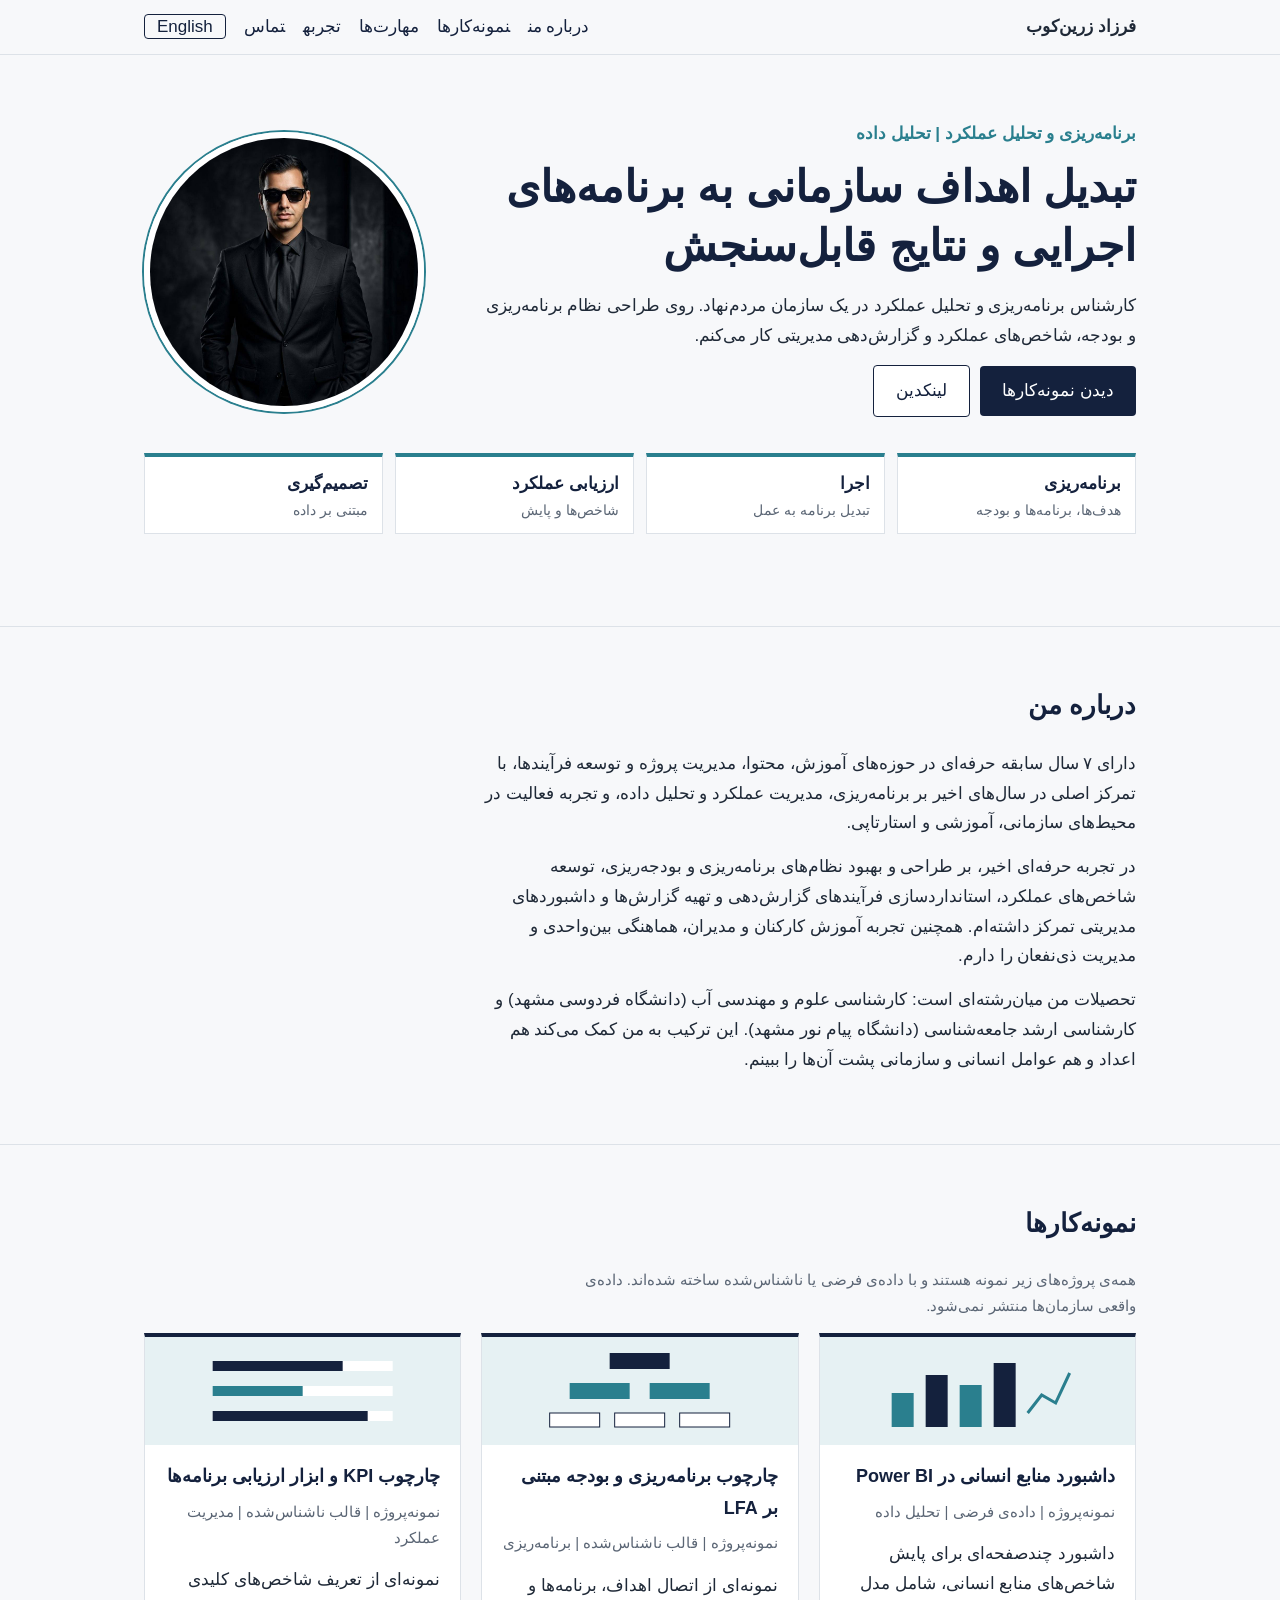
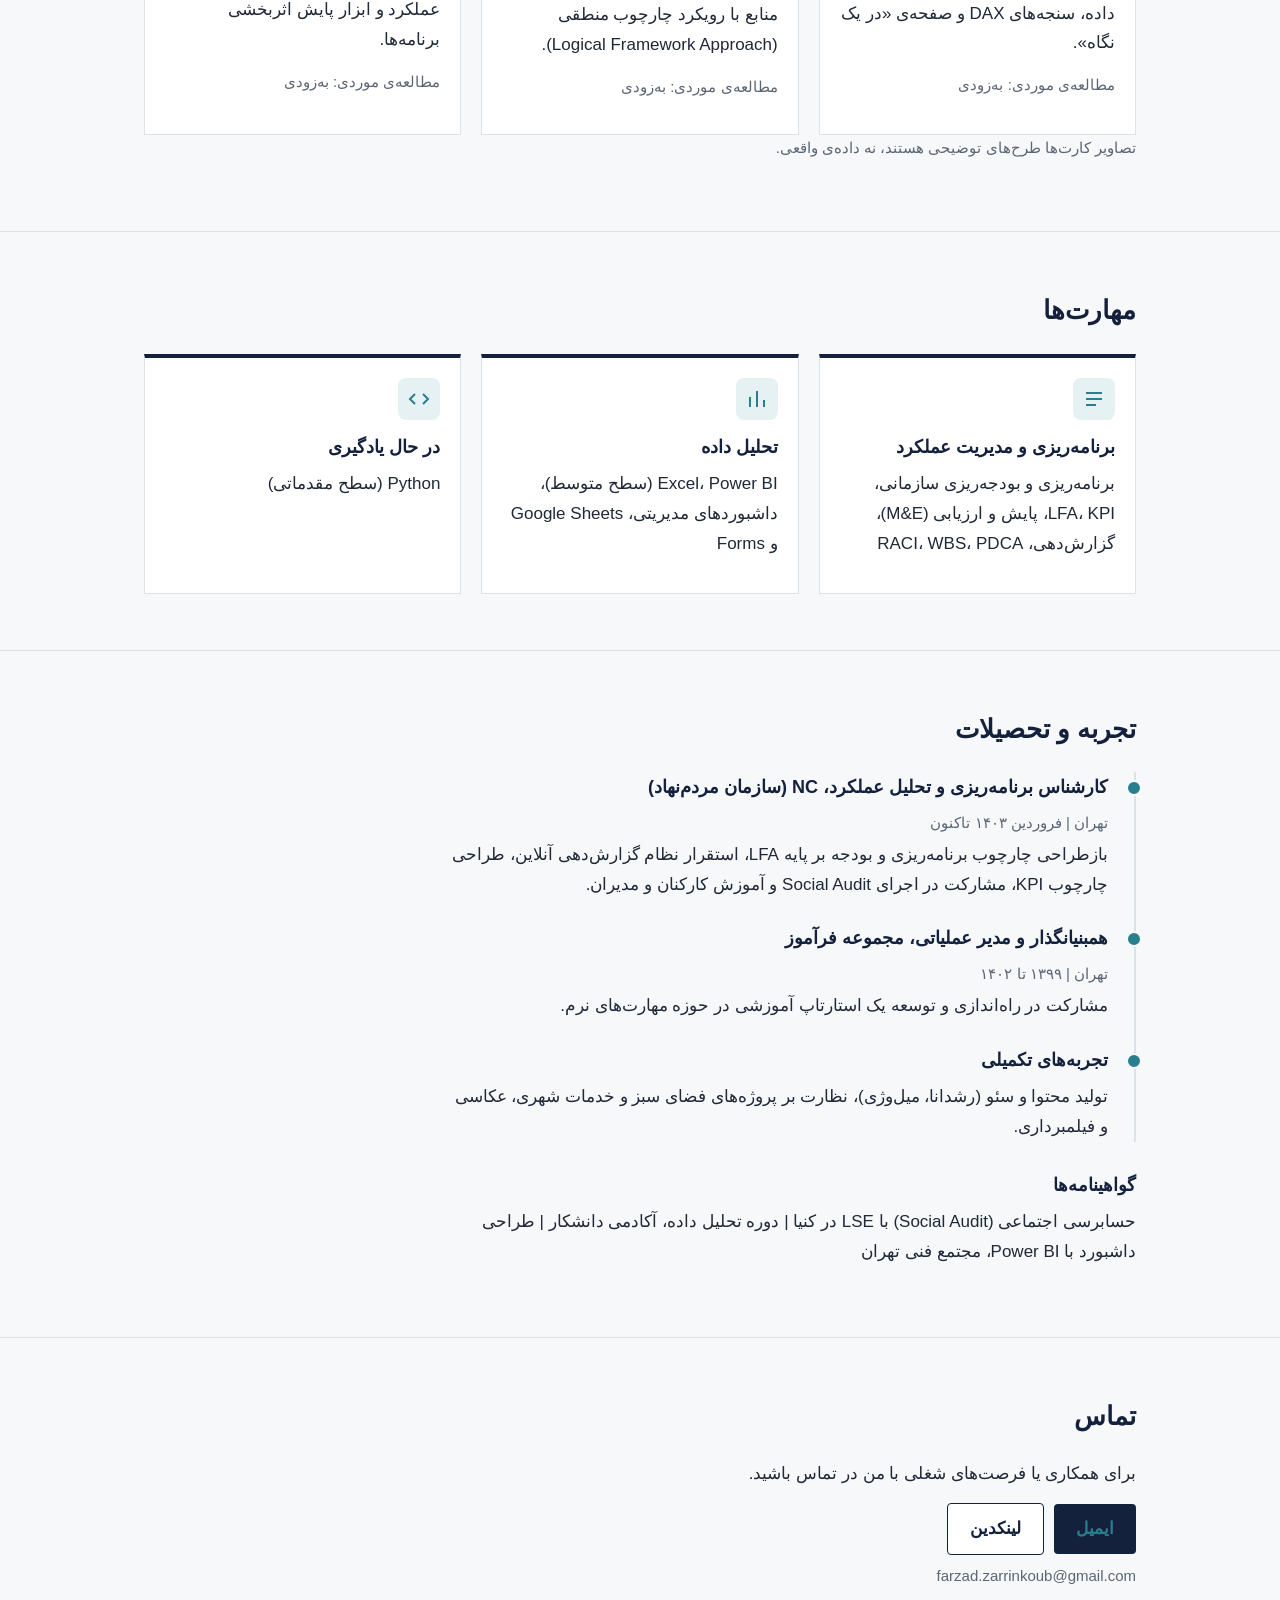
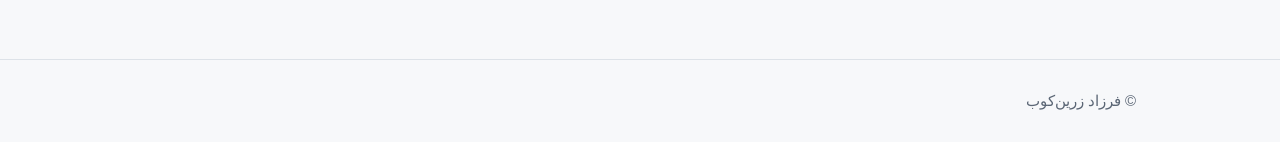
<file: index.html>
<!DOCTYPE html><html lang="fa"><head><meta charset="UTF-8"><meta http-equiv="refresh" content="0; url=/fa/"><title>Farzad Zarrinkoub</title><link rel="canonical" href="https://farzadzarrinkoub.github.io/fa/"></head><body><p><a href="/fa/">فارسی</a> | <a href="/en/">English</a></p></body></html>
</file>
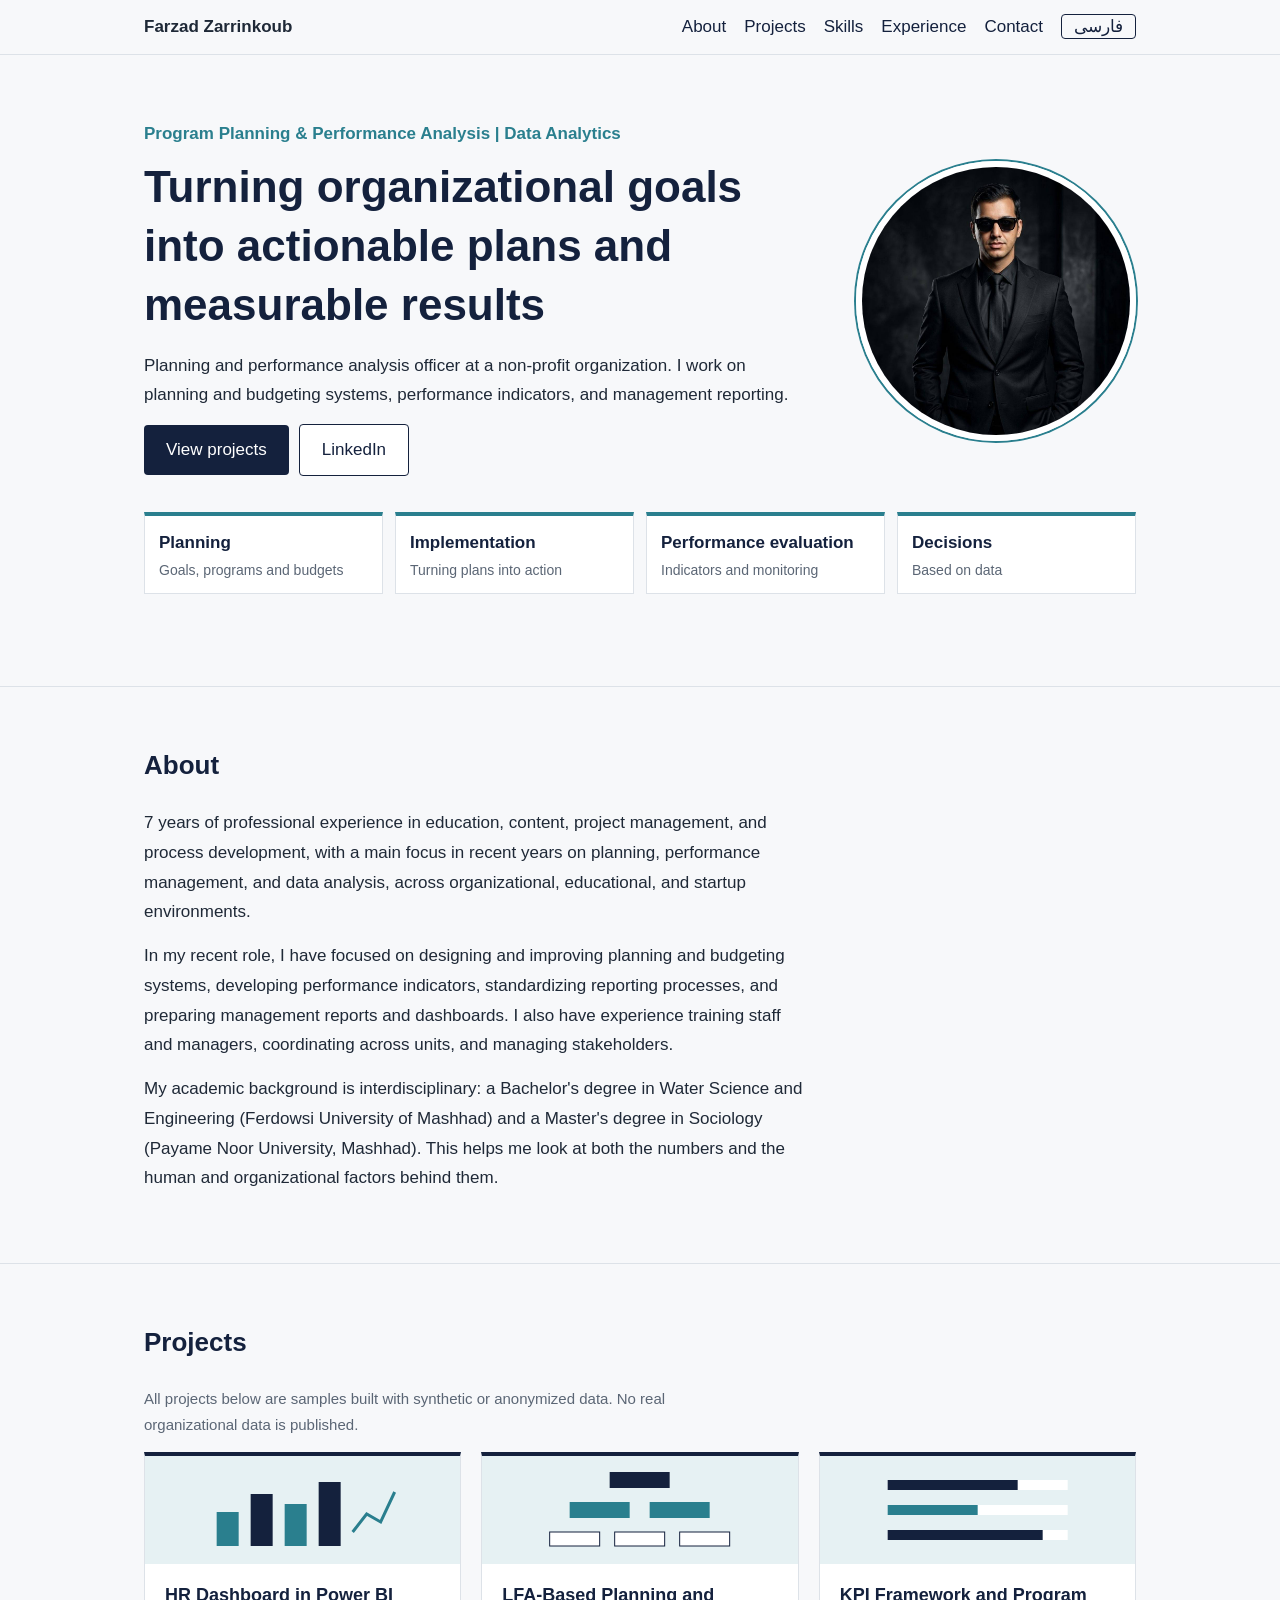
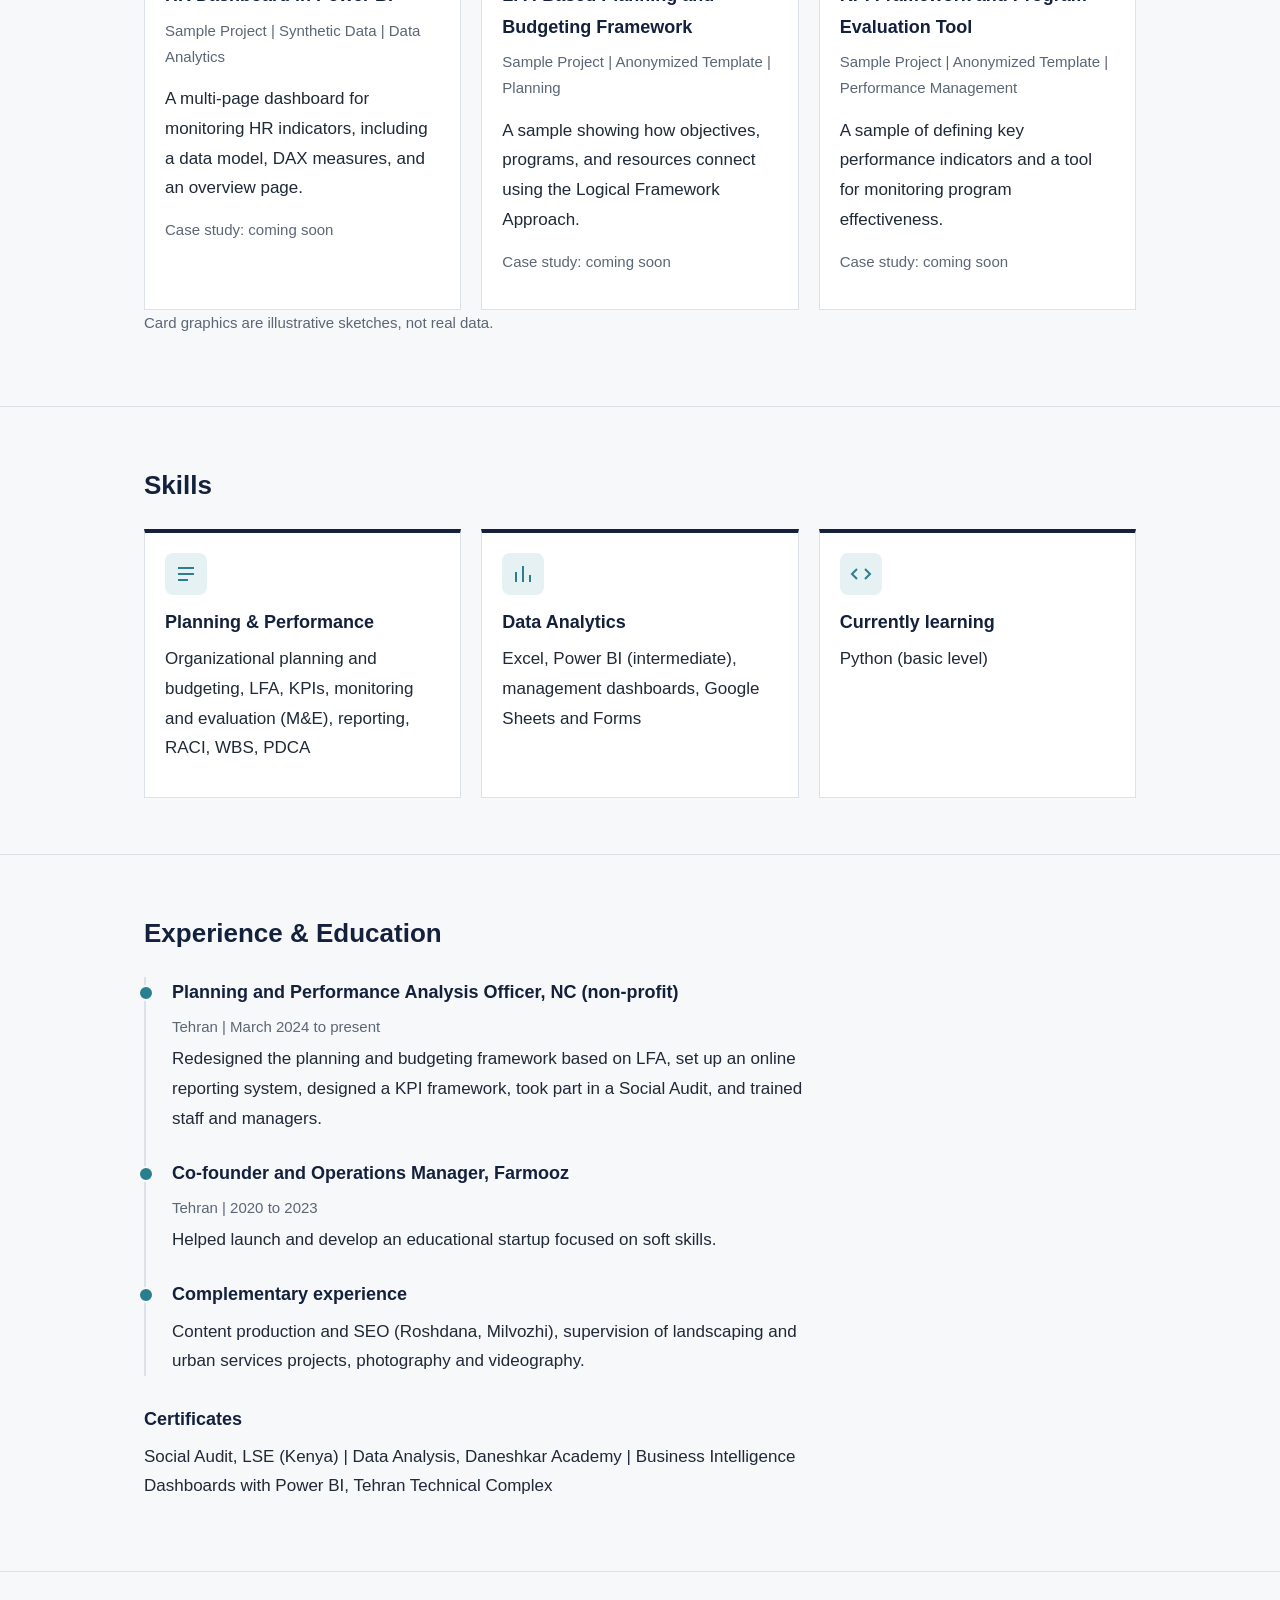
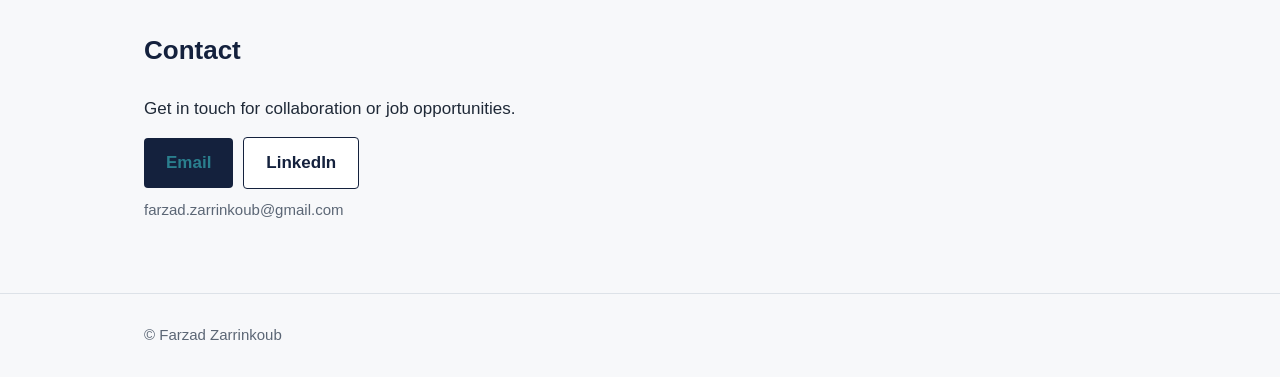
<file: en/index.html>
<!DOCTYPE html>
<html lang="en" dir="ltr"><head>
<meta charset="UTF-8"><meta name="viewport" content="width=device-width, initial-scale=1">
<title>Farzad Zarrinkoub | Program Planning, Performance &amp; Data Analytics</title>
<meta name="description" content="Portfolio of Farzad Zarrinkoub: program planning, performance management, monitoring and evaluation, and data analytics.">
<link rel="canonical" href="https://farzadzarrinkoub.github.io/en/">
<link rel="alternate" hreflang="en" href="https://farzadzarrinkoub.github.io/en/"><link rel="alternate" hreflang="fa" href="https://farzadzarrinkoub.github.io/fa/">
<meta property="og:title" content="Farzad Zarrinkoub"><meta property="og:description" content="Program planning, performance management and data analytics"><meta property="og:type" content="website"><meta property="og:image" content="https://farzadzarrinkoub.github.io/profile.jpg">
<link rel="stylesheet" href="/style.css"></head><body>
<header><div class="w"><strong>Farzad Zarrinkoub</strong>
<nav><a href="#about">About</a><a href="#projects">Projects</a><a href="#skills">Skills</a><a href="#experience">Experience</a><a href="#contact">Contact</a><a class="lang" href="/fa/" hreflang="fa" lang="fa">فارسی</a></nav></div></header>
<main>
<section class="hero"><div class="w hero-grid">
<div>
<p class="role">Program Planning &amp; Performance Analysis | Data Analytics</p>
<h1>Turning organizational goals into actionable plans and measurable results</h1>
<p>Planning and performance analysis officer at a non-profit organization. I work on planning and budgeting systems, performance indicators, and management reporting.</p>
<a class="btn" href="#projects">View projects</a><a class="btn alt" href="https://www.linkedin.com/in/farzadzarrinkoub/">LinkedIn</a>
</div>
<img class="photo" src="/profile.jpg" alt="Portrait of Farzad Zarrinkoub" width="280" height="280">
</div>
<div class="w"><ul class="flow"><li>Planning<small>Goals, programs and budgets</small></li><li>Implementation<small>Turning plans into action</small></li><li>Performance evaluation<small>Indicators and monitoring</small></li><li>Decisions<small>Based on data</small></li></ul></div></section>
<section id="about"><div class="w"><h2>About</h2>
<p>7 years of professional experience in education, content, project management, and process development, with a main focus in recent years on planning, performance management, and data analysis, across organizational, educational, and startup environments.</p>
<p>In my recent role, I have focused on designing and improving planning and budgeting systems, developing performance indicators, standardizing reporting processes, and preparing management reports and dashboards. I also have experience training staff and managers, coordinating across units, and managing stakeholders.</p>
<p>My academic background is interdisciplinary: a Bachelor's degree in Water Science and Engineering (Ferdowsi University of Mashhad) and a Master's degree in Sociology (Payame Noor University, Mashhad). This helps me look at both the numbers and the human and organizational factors behind them.</p></div></section>
<section id="projects"><div class="w"><h2>Projects</h2>
<p class="mut">All projects below are samples built with synthetic or anonymized data. No real organizational data is published.</p>
<div class="grid">
<article class="card"><div class="thumb"><svg viewBox="0 0 200 84" aria-hidden="true"><rect x="14" y="44" width="22" height="34" fill="#2A7F8E"/><rect x="48" y="26" width="22" height="52" fill="#14213D"/><rect x="82" y="36" width="22" height="42" fill="#2A7F8E"/><rect x="116" y="14" width="22" height="64" fill="#14213D"/><path d="M150 64l14-18 14 8 14-30" fill="none" stroke="#2A7F8E" stroke-width="3"/></svg></div><h3>HR Dashboard in Power BI</h3><p class="tag">Sample Project | Synthetic Data | Data Analytics</p><p>A multi-page dashboard for monitoring HR indicators, including a data model, DAX measures, and an overview page.</p><p class="tag">Case study: coming soon</p></article>
<article class="card"><div class="thumb"><svg viewBox="0 0 200 84" aria-hidden="true"><rect x="70" y="4" width="60" height="16" fill="#14213D"/><rect x="30" y="34" width="60" height="16" fill="#2A7F8E"/><rect x="110" y="34" width="60" height="16" fill="#2A7F8E"/><rect x="10" y="64" width="50" height="14" fill="#fff" stroke="#14213D"/><rect x="75" y="64" width="50" height="14" fill="#fff" stroke="#14213D"/><rect x="140" y="64" width="50" height="14" fill="#fff" stroke="#14213D"/></svg></div><h3>LFA-Based Planning and Budgeting Framework</h3><p class="tag">Sample Project | Anonymized Template | Planning</p><p>A sample showing how objectives, programs, and resources connect using the Logical Framework Approach.</p><p class="tag">Case study: coming soon</p></article>
<article class="card"><div class="thumb"><svg viewBox="0 0 200 84" aria-hidden="true"><rect x="10" y="12" width="180" height="10" fill="#fff"/><rect x="10" y="12" width="130" height="10" fill="#14213D"/><rect x="10" y="37" width="180" height="10" fill="#fff"/><rect x="10" y="37" width="90" height="10" fill="#2A7F8E"/><rect x="10" y="62" width="180" height="10" fill="#fff"/><rect x="10" y="62" width="155" height="10" fill="#14213D"/></svg></div><h3>KPI Framework and Program Evaluation Tool</h3><p class="tag">Sample Project | Anonymized Template | Performance Management</p><p>A sample of defining key performance indicators and a tool for monitoring program effectiveness.</p><p class="tag">Case study: coming soon</p></article>
</div><p class="tag">Card graphics are illustrative sketches, not real data.</p></div></section>
<section id="skills"><div class="w"><h2>Skills</h2>
<div class="grid">
<div class="card"><div class="icon"><svg viewBox="0 0 24 24" fill="none" stroke="currentColor" stroke-width="2" aria-hidden="true"><path d="M4 6h16M4 12h16M4 18h10"/></svg></div><h3>Planning &amp; Performance</h3><p>Organizational planning and budgeting, LFA, KPIs, monitoring and evaluation (M&amp;E), reporting, RACI, WBS, PDCA</p></div>
<div class="card"><div class="icon"><svg viewBox="0 0 24 24" fill="none" stroke="currentColor" stroke-width="2" aria-hidden="true"><path d="M5 20V10M12 20V4M19 20v-7"/></svg></div><h3>Data Analytics</h3><p>Excel, Power BI (intermediate), management dashboards, Google Sheets and Forms</p></div>
<div class="card"><div class="icon"><svg viewBox="0 0 24 24" fill="none" stroke="currentColor" stroke-width="2" aria-hidden="true"><path d="M8 7l-5 5 5 5M16 7l5 5-5 5"/></svg></div><h3>Currently learning</h3><p>Python (basic level)</p></div>
</div></div></section>
<section id="experience"><div class="w"><h2>Experience &amp; Education</h2>
<div class="timeline">
<div class="job"><h3>Planning and Performance Analysis Officer, NC (non-profit)</h3><p class="mut">Tehran | March 2024 to present</p><p>Redesigned the planning and budgeting framework based on LFA, set up an online reporting system, designed a KPI framework, took part in a Social Audit, and trained staff and managers.</p></div>
<div class="job"><h3>Co-founder and Operations Manager, Farmooz</h3><p class="mut">Tehran | 2020 to 2023</p><p>Helped launch and develop an educational startup focused on soft skills.</p></div>
<div class="job"><h3>Complementary experience</h3><p>Content production and SEO (Roshdana, Milvozhi), supervision of landscaping and urban services projects, photography and videography.</p></div>
</div>
<h3>Certificates</h3><p>Social Audit, LSE (Kenya) | Data Analysis, Daneshkar Academy | Business Intelligence Dashboards with Power BI, Tehran Technical Complex</p></div></section>
<section id="contact"><div class="w contact"><h2>Contact</h2>
<p>Get in touch for collaboration or job opportunities.</p>
<a class="btn" href="mailto:farzad.zarrinkoub@gmail.com">Email</a><a class="btn alt" href="https://www.linkedin.com/in/farzadzarrinkoub/">LinkedIn</a>
<p class="tag">farzad.zarrinkoub@gmail.com</p></div></section>
</main>
<footer><div class="w">© Farzad Zarrinkoub</div></footer>
</body></html>
</file>
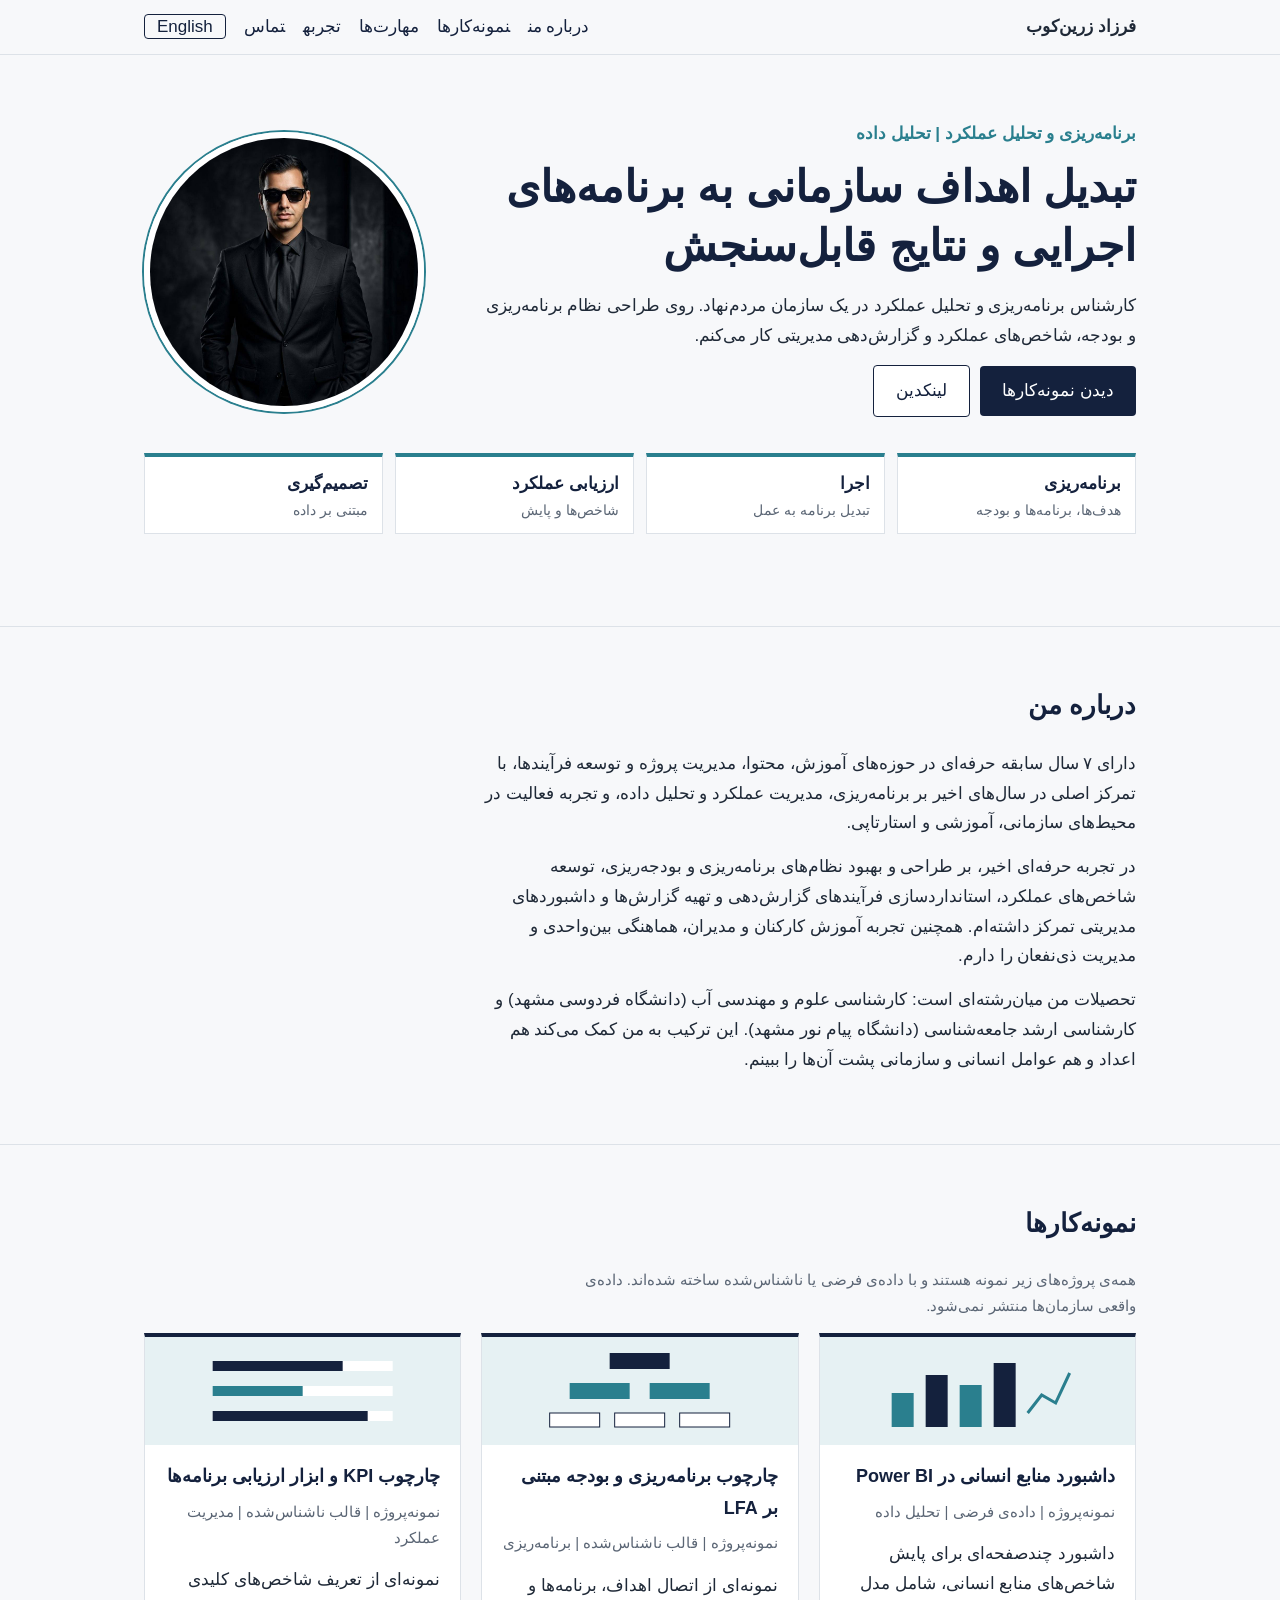
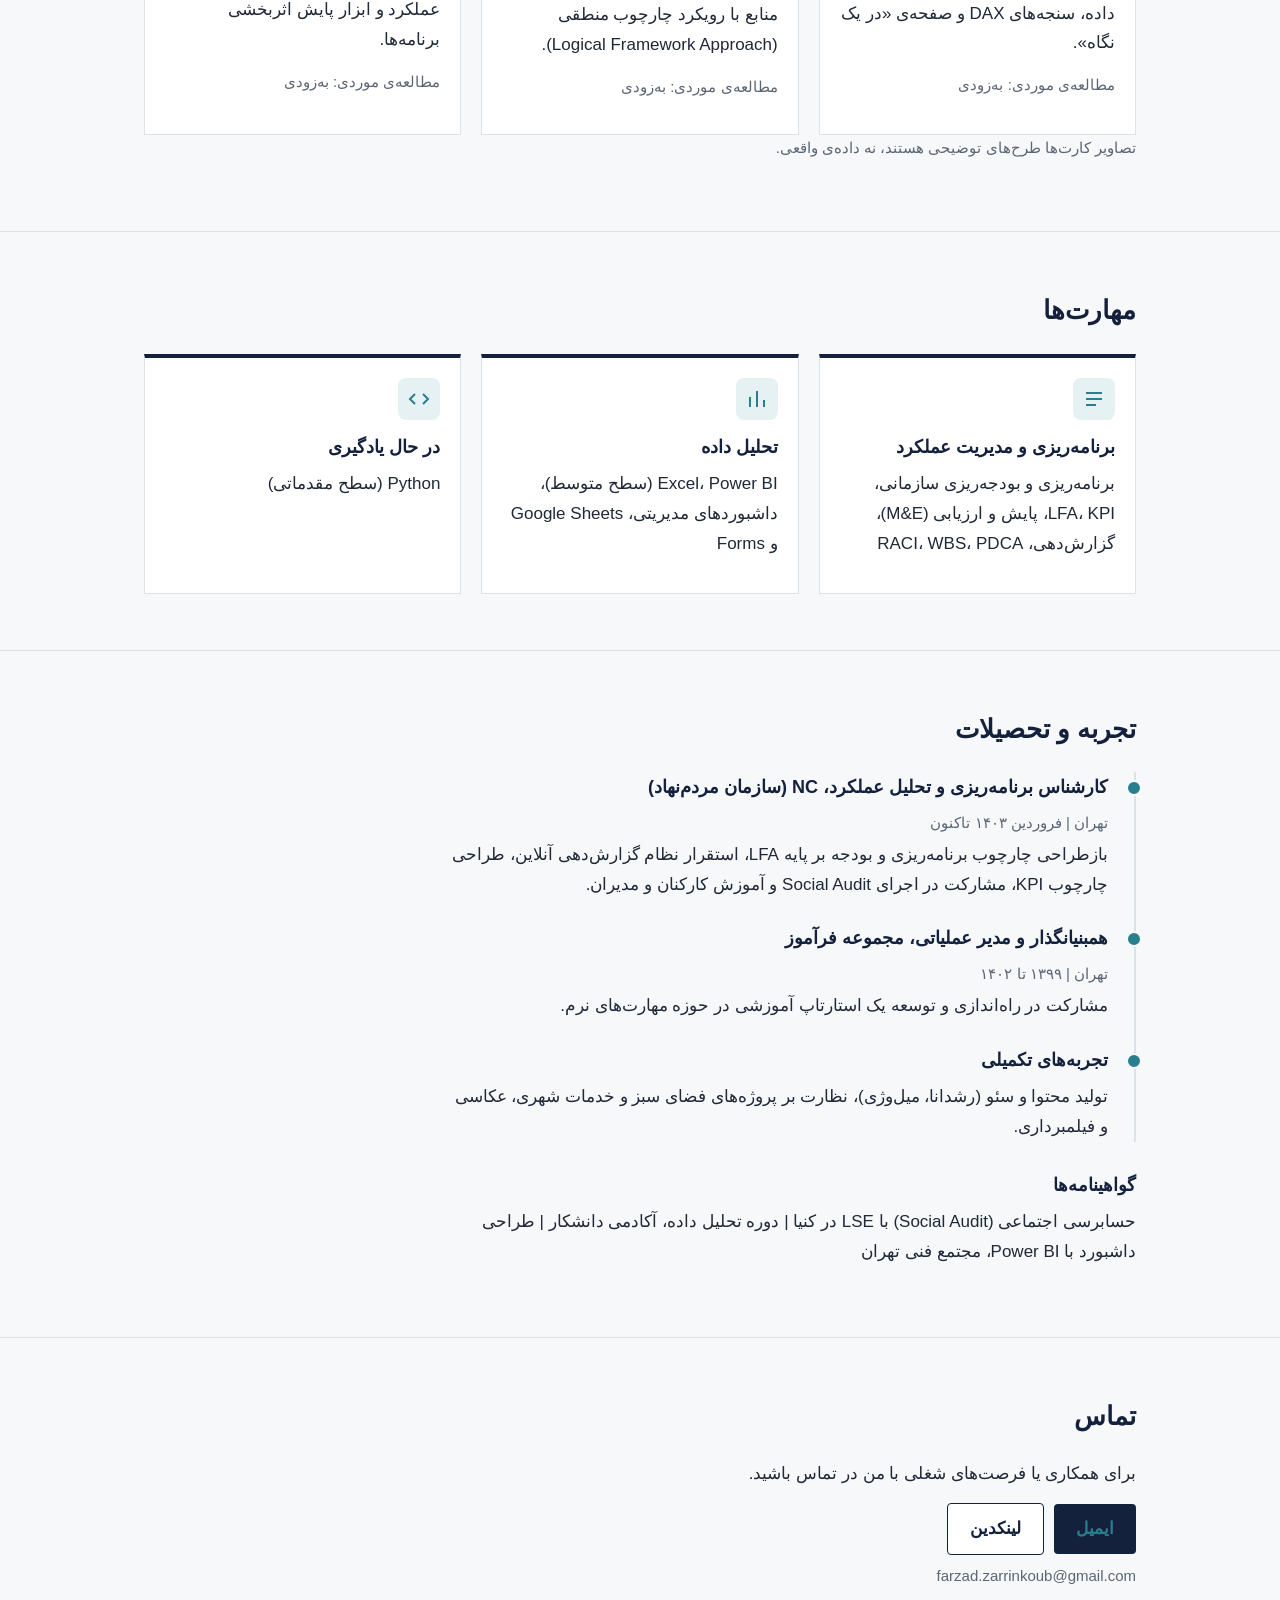
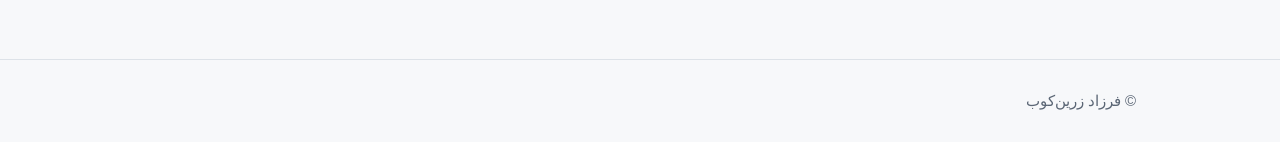
<file: fa/index.html>
<!DOCTYPE html>
<html lang="fa" dir="rtl"><head>
<meta charset="UTF-8"><meta name="viewport" content="width=device-width, initial-scale=1">
<title>فرزاد زرین‌کوب | برنامه‌ریزی، عملکرد و تحلیل داده</title>
<meta name="description" content="نمونه‌کارهای فرزاد زرین‌کوب در برنامه‌ریزی سازمانی، مدیریت عملکرد، پایش و ارزیابی و تحلیل داده.">
<link rel="canonical" href="https://farzadzarrinkoub.github.io/fa/">
<link rel="alternate" hreflang="fa" href="https://farzadzarrinkoub.github.io/fa/"><link rel="alternate" hreflang="en" href="https://farzadzarrinkoub.github.io/en/">
<meta property="og:title" content="فرزاد زرین‌کوب"><meta property="og:description" content="برنامه‌ریزی، مدیریت عملکرد و تحلیل داده"><meta property="og:type" content="website"><meta property="og:image" content="https://farzadzarrinkoub.github.io/profile.jpg">
<link rel="stylesheet" href="/style.css"></head><body>
<header><div class="w"><strong>فرزاد زرین‌کوب</strong>
<nav><a href="#about">درباره من</a><a href="#projects">نمونه‌کارها</a><a href="#skills">مهارت‌ها</a><a href="#experience">تجربه</a><a href="#contact">تماس</a><a class="lang" href="/en/" hreflang="en" lang="en">English</a></nav></div></header>
<main>
<section class="hero"><div class="w hero-grid">
<div>
<p class="role">برنامه‌ریزی و تحلیل عملکرد | تحلیل داده</p>
<h1>تبدیل اهداف سازمانی به برنامه‌های اجرایی و نتایج قابل‌سنجش</h1>
<p>کارشناس برنامه‌ریزی و تحلیل عملکرد در یک سازمان مردم‌نهاد. روی طراحی نظام برنامه‌ریزی و بودجه، شاخص‌های عملکرد و گزارش‌دهی مدیریتی کار می‌کنم.</p>
<a class="btn" href="#projects">دیدن نمونه‌کارها</a><a class="btn alt" href="https://www.linkedin.com/in/farzadzarrinkoub/">لینکدین</a>
</div>
<img class="photo" src="/profile.jpg" alt="تصویر فرزاد زرین‌کوب" width="280" height="280">
</div>
<div class="w"><ul class="flow"><li>برنامه‌ریزی<small>هدف‌ها، برنامه‌ها و بودجه</small></li><li>اجرا<small>تبدیل برنامه به عمل</small></li><li>ارزیابی عملکرد<small>شاخص‌ها و پایش</small></li><li>تصمیم‌گیری<small>مبتنی بر داده</small></li></ul></div></section>
<section id="about"><div class="w"><h2>درباره من</h2>
<p>دارای ۷ سال سابقه حرفه‌ای در حوزه‌های آموزش، محتوا، مدیریت پروژه و توسعه فرآیندها، با تمرکز اصلی در سال‌های اخیر بر برنامه‌ریزی، مدیریت عملکرد و تحلیل داده، و تجربه فعالیت در محیط‌های سازمانی، آموزشی و استارتاپی.</p>
<p>در تجربه حرفه‌ای اخیر، بر طراحی و بهبود نظام‌های برنامه‌ریزی و بودجه‌ریزی، توسعه شاخص‌های عملکرد، استانداردسازی فرآیندهای گزارش‌دهی و تهیه گزارش‌ها و داشبوردهای مدیریتی تمرکز داشته‌ام. همچنین تجربه آموزش کارکنان و مدیران، هماهنگی بین‌واحدی و مدیریت ذی‌نفعان را دارم.</p>
<p>تحصیلات من میان‌رشته‌ای است: کارشناسی علوم و مهندسی آب (دانشگاه فردوسی مشهد) و کارشناسی ارشد جامعه‌شناسی (دانشگاه پیام نور مشهد). این ترکیب به من کمک می‌کند هم اعداد و هم عوامل انسانی و سازمانی پشت آن‌ها را ببینم.</p></div></section>
<section id="projects"><div class="w"><h2>نمونه‌کارها</h2>
<p class="mut">همه‌ی پروژه‌های زیر نمونه هستند و با داده‌ی فرضی یا ناشناس‌شده ساخته شده‌اند. داده‌ی واقعی سازمان‌ها منتشر نمی‌شود.</p>
<div class="grid">
<article class="card"><div class="thumb"><svg viewBox="0 0 200 84" aria-hidden="true"><rect x="14" y="44" width="22" height="34" fill="#2A7F8E"/><rect x="48" y="26" width="22" height="52" fill="#14213D"/><rect x="82" y="36" width="22" height="42" fill="#2A7F8E"/><rect x="116" y="14" width="22" height="64" fill="#14213D"/><path d="M150 64l14-18 14 8 14-30" fill="none" stroke="#2A7F8E" stroke-width="3"/></svg></div><h3>داشبورد منابع انسانی در Power BI</h3><p class="tag">نمونه‌پروژه | داده‌ی فرضی | تحلیل داده</p><p>داشبورد چندصفحه‌ای برای پایش شاخص‌های منابع انسانی، شامل مدل داده، سنجه‌های DAX و صفحه‌ی «در یک نگاه».</p><p class="tag">مطالعه‌ی موردی: به‌زودی</p></article>
<article class="card"><div class="thumb"><svg viewBox="0 0 200 84" aria-hidden="true"><rect x="70" y="4" width="60" height="16" fill="#14213D"/><rect x="30" y="34" width="60" height="16" fill="#2A7F8E"/><rect x="110" y="34" width="60" height="16" fill="#2A7F8E"/><rect x="10" y="64" width="50" height="14" fill="#fff" stroke="#14213D"/><rect x="75" y="64" width="50" height="14" fill="#fff" stroke="#14213D"/><rect x="140" y="64" width="50" height="14" fill="#fff" stroke="#14213D"/></svg></div><h3>چارچوب برنامه‌ریزی و بودجه مبتنی بر LFA</h3><p class="tag">نمونه‌پروژه | قالب ناشناس‌شده | برنامه‌ریزی</p><p>نمونه‌ای از اتصال اهداف، برنامه‌ها و منابع با رویکرد چارچوب منطقی (Logical Framework Approach).</p><p class="tag">مطالعه‌ی موردی: به‌زودی</p></article>
<article class="card"><div class="thumb"><svg viewBox="0 0 200 84" aria-hidden="true"><rect x="10" y="12" width="180" height="10" fill="#fff"/><rect x="10" y="12" width="130" height="10" fill="#14213D"/><rect x="10" y="37" width="180" height="10" fill="#fff"/><rect x="10" y="37" width="90" height="10" fill="#2A7F8E"/><rect x="10" y="62" width="180" height="10" fill="#fff"/><rect x="10" y="62" width="155" height="10" fill="#14213D"/></svg></div><h3>چارچوب KPI و ابزار ارزیابی برنامه‌ها</h3><p class="tag">نمونه‌پروژه | قالب ناشناس‌شده | مدیریت عملکرد</p><p>نمونه‌ای از تعریف شاخص‌های کلیدی عملکرد و ابزار پایش اثربخشی برنامه‌ها.</p><p class="tag">مطالعه‌ی موردی: به‌زودی</p></article>
</div><p class="tag">تصاویر کارت‌ها طرح‌های توضیحی هستند، نه داده‌ی واقعی.</p></div></section>
<section id="skills"><div class="w"><h2>مهارت‌ها</h2>
<div class="grid">
<div class="card"><div class="icon"><svg viewBox="0 0 24 24" fill="none" stroke="currentColor" stroke-width="2" aria-hidden="true"><path d="M4 6h16M4 12h16M4 18h10"/></svg></div><h3>برنامه‌ریزی و مدیریت عملکرد</h3><p>برنامه‌ریزی و بودجه‌ریزی سازمانی، LFA، KPI، پایش و ارزیابی (M&amp;E)، گزارش‌دهی، RACI، WBS، PDCA</p></div>
<div class="card"><div class="icon"><svg viewBox="0 0 24 24" fill="none" stroke="currentColor" stroke-width="2" aria-hidden="true"><path d="M5 20V10M12 20V4M19 20v-7"/></svg></div><h3>تحلیل داده</h3><p>Excel، Power BI (سطح متوسط)، داشبوردهای مدیریتی، Google Sheets و Forms</p></div>
<div class="card"><div class="icon"><svg viewBox="0 0 24 24" fill="none" stroke="currentColor" stroke-width="2" aria-hidden="true"><path d="M8 7l-5 5 5 5M16 7l5 5-5 5"/></svg></div><h3>در حال یادگیری</h3><p>Python (سطح مقدماتی)</p></div>
</div></div></section>
<section id="experience"><div class="w"><h2>تجربه و تحصیلات</h2>
<div class="timeline">
<div class="job"><h3>کارشناس برنامه‌ریزی و تحلیل عملکرد، NC (سازمان مردم‌نهاد)</h3><p class="mut">تهران | فروردین ۱۴۰۳ تاکنون</p><p>بازطراحی چارچوب برنامه‌ریزی و بودجه بر پایه LFA، استقرار نظام گزارش‌دهی آنلاین، طراحی چارچوب KPI، مشارکت در اجرای Social Audit و آموزش کارکنان و مدیران.</p></div>
<div class="job"><h3>همبنیانگذار و مدیر عملیاتی، مجموعه فرآموز</h3><p class="mut">تهران | ۱۳۹۹ تا ۱۴۰۲</p><p>مشارکت در راه‌اندازی و توسعه یک استارتاپ آموزشی در حوزه مهارت‌های نرم.</p></div>
<div class="job"><h3>تجربه‌های تکمیلی</h3><p>تولید محتوا و سئو (رشدانا، میل‌وژی)، نظارت بر پروژه‌های فضای سبز و خدمات شهری، عکاسی و فیلمبرداری.</p></div>
</div>
<h3>گواهینامه‌ها</h3><p>حسابرسی اجتماعی (Social Audit) با LSE در کنیا | دوره تحلیل داده، آکادمی دانشکار | طراحی داشبورد با Power BI، مجتمع فنی تهران</p></div></section>
<section id="contact"><div class="w contact"><h2>تماس</h2>
<p>برای همکاری یا فرصت‌های شغلی با من در تماس باشید.</p>
<a class="btn" href="mailto:farzad.zarrinkoub@gmail.com">ایمیل</a><a class="btn alt" href="https://www.linkedin.com/in/farzadzarrinkoub/">لینکدین</a>
<p class="tag">farzad.zarrinkoub@gmail.com</p></div></section>
</main>
<footer><div class="w">© فرزاد زرین‌کوب</div></footer>
</body></html>
</file>
<file: style.css>
:root{--bg:#F7F8FA;--ink:#1F2937;--navy:#14213D;--accent:#2A7F8E;--tint:#E6F1F3;--line:#DDE2E8;--mut:#5B6675}
*{box-sizing:border-box}
html{scroll-behavior:smooth;scroll-padding-top:70px}
body{margin:0;background:var(--bg);color:var(--ink);font:17px/1.75 "Segoe UI",Tahoma,Arial,sans-serif}
.w{max-width:1040px;margin-inline:auto;padding-inline:24px}
header{position:sticky;top:0;z-index:10;background:rgba(247,248,250,.96);border-bottom:1px solid var(--line)}
header .w{display:flex;justify-content:space-between;align-items:center;gap:16px;flex-wrap:wrap;padding-block:12px}
nav a{margin-inline-end:18px;color:var(--navy);text-decoration:none}
nav a:hover{color:var(--accent)}
nav a.lang{border:1px solid var(--navy);padding:2px 12px;border-radius:4px;margin:0}
a:focus-visible{outline:3px solid var(--accent);outline-offset:3px}
h1{font-size:clamp(28px,5vw,44px);line-height:1.35;color:var(--navy);margin:0 0 16px}
h2{font-size:26px;color:var(--navy);margin:0 0 20px}
h3{margin:0 0 6px;font-size:18px;color:var(--navy)}
p{max-width:70ch;margin:0 0 14px}
section{padding-block:56px;border-bottom:1px solid var(--line)}
.hero{padding-block:64px}
.hero-grid{display:grid;grid-template-columns:1fr 280px;gap:48px;align-items:center}
.photo{width:100%;max-width:280px;aspect-ratio:1;object-fit:cover;border-radius:50%;border:6px solid #fff;box-shadow:0 0 0 2px var(--accent)}
@media(max-width:760px){.hero-grid{grid-template-columns:1fr;gap:28px}.photo{max-width:190px;order:-1}}
.role{color:var(--accent);font-weight:600;margin:0 0 8px}
.flow{display:flex;flex-wrap:wrap;gap:12px;list-style:none;padding:0;margin:28px 0}
.flow li{flex:1 1 150px;background:#fff;border:1px solid var(--line);border-top:4px solid var(--accent);padding:12px 14px;font-weight:600;color:var(--navy)}
.flow small{display:block;font-weight:400;color:var(--mut);font-size:14px;line-height:1.5;margin-top:2px}
.grid{display:grid;grid-template-columns:repeat(auto-fit,minmax(270px,1fr));gap:20px}
.card{background:#fff;border:1px solid var(--line);border-top:4px solid var(--navy);padding:20px}
.thumb{background:var(--tint);padding:12px 14px;margin:-20px -20px 16px}
.thumb svg{width:100%;height:84px;display:block}
.icon{width:42px;height:42px;background:var(--tint);color:var(--accent);display:grid;place-items:center;border-radius:8px;margin-bottom:12px}
.icon svg{width:24px;height:24px}
.tag,.mut{color:var(--mut);font-size:15px}
.btn{display:inline-block;background:var(--navy);color:#fff;padding:10px 22px;text-decoration:none;border-radius:4px;margin-inline-end:10px;margin-block-end:8px}
.btn:hover{background:var(--accent)}
.btn.alt{background:#fff;color:var(--navy);border:1px solid var(--navy)}
.btn.alt:hover{background:var(--tint)}
.timeline{border-inline-start:2px solid var(--line);padding-inline-start:26px;margin:0 0 28px}
.job{position:relative;margin-bottom:24px}
.job p{margin:4px 0 0}
.timeline .job::before{content:"";position:absolute;inset-inline-start:-34px;top:8px;width:12px;height:12px;border-radius:50%;background:var(--accent);border:2px solid var(--bg)}
.contact a{color:var(--accent);font-weight:600}
footer{padding-block:28px;color:var(--mut);font-size:15px}
</file>
